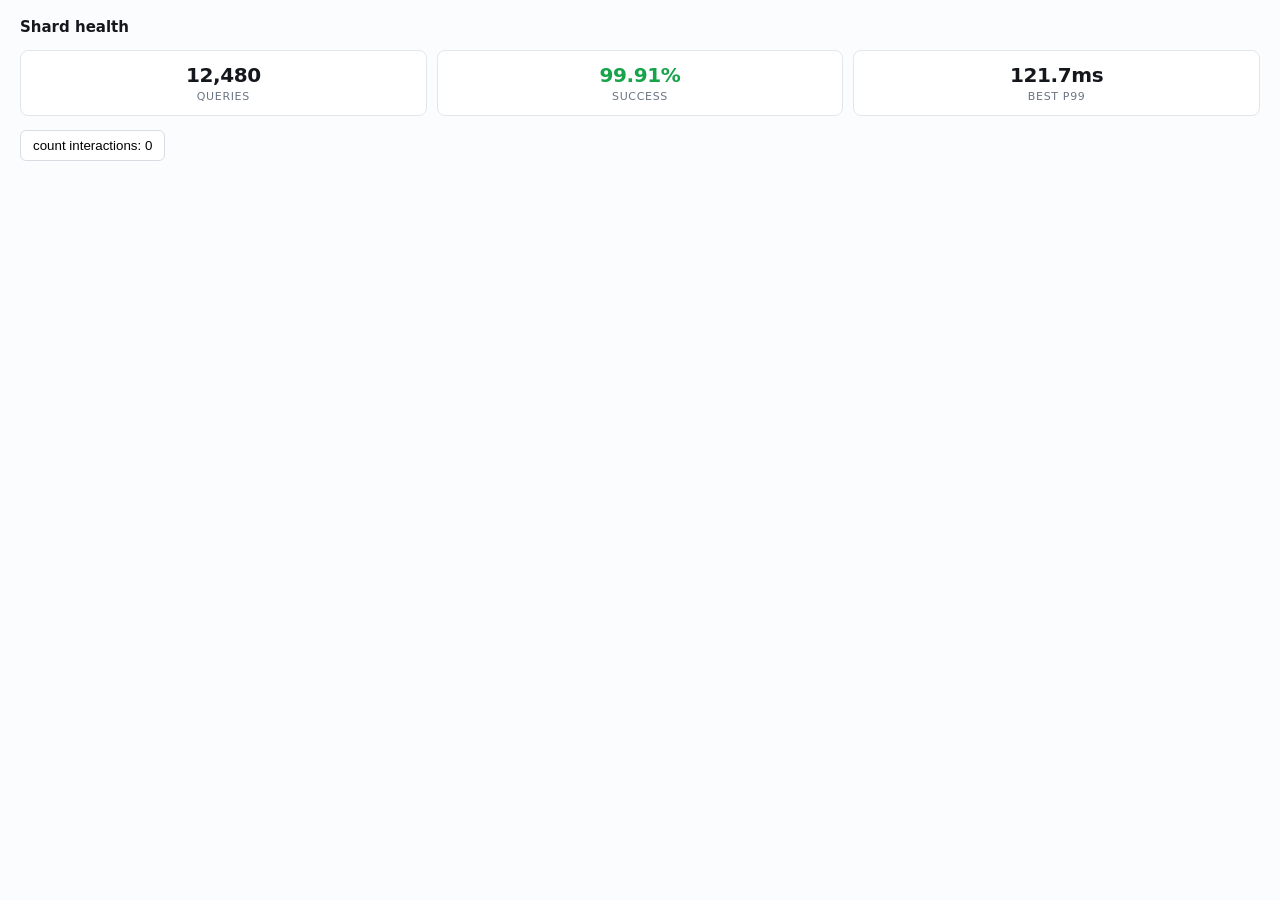
<file: examples/researcher/dashboard/index.html>
<!doctype html>
<meta charset="utf-8">
<link rel="stylesheet" href="style.css">
<div class="wrap">
  <h2>Shard health</h2>
  <div class="grid">
    <div class="tile"><b>12,480</b><span>queries</span></div>
    <div class="tile ok"><b>99.91%</b><span>success</span></div>
    <div class="tile"><b>121.7ms</b><span>best p99</span></div>
  </div>
  <button id="b">count interactions: <span id="n">0</span></button>
</div>
<script>
  let n = 0;
  document.getElementById('b').onclick = () => {
    document.getElementById('n').textContent = ++n;
  };
</script>
</file>
<file: examples/researcher/dashboard/style.css>
body { margin: 0; font: 14px ui-sans-serif, system-ui, sans-serif; background: #fbfcfd; color: #14181d; }
.wrap { padding: 18px 20px; }
h2 { margin: 0 0 14px; font-size: 15px; }
.grid { display: grid; grid-template-columns: repeat(3, 1fr); gap: 10px; }
.tile { background: #fff; border: 1px solid #e3e7ec; border-radius: 8px; padding: 12px; text-align: center; }
.tile b { display: block; font-size: 20px; letter-spacing: -.02em; }
.tile span { font-size: 11px; color: #6b7583; text-transform: uppercase; letter-spacing: .06em; }
.tile.ok b { color: #16a34a; }
button { margin-top: 14px; padding: 7px 12px; border: 1px solid #d9dde3; border-radius: 6px; background: #fff; cursor: pointer; }
</file>
